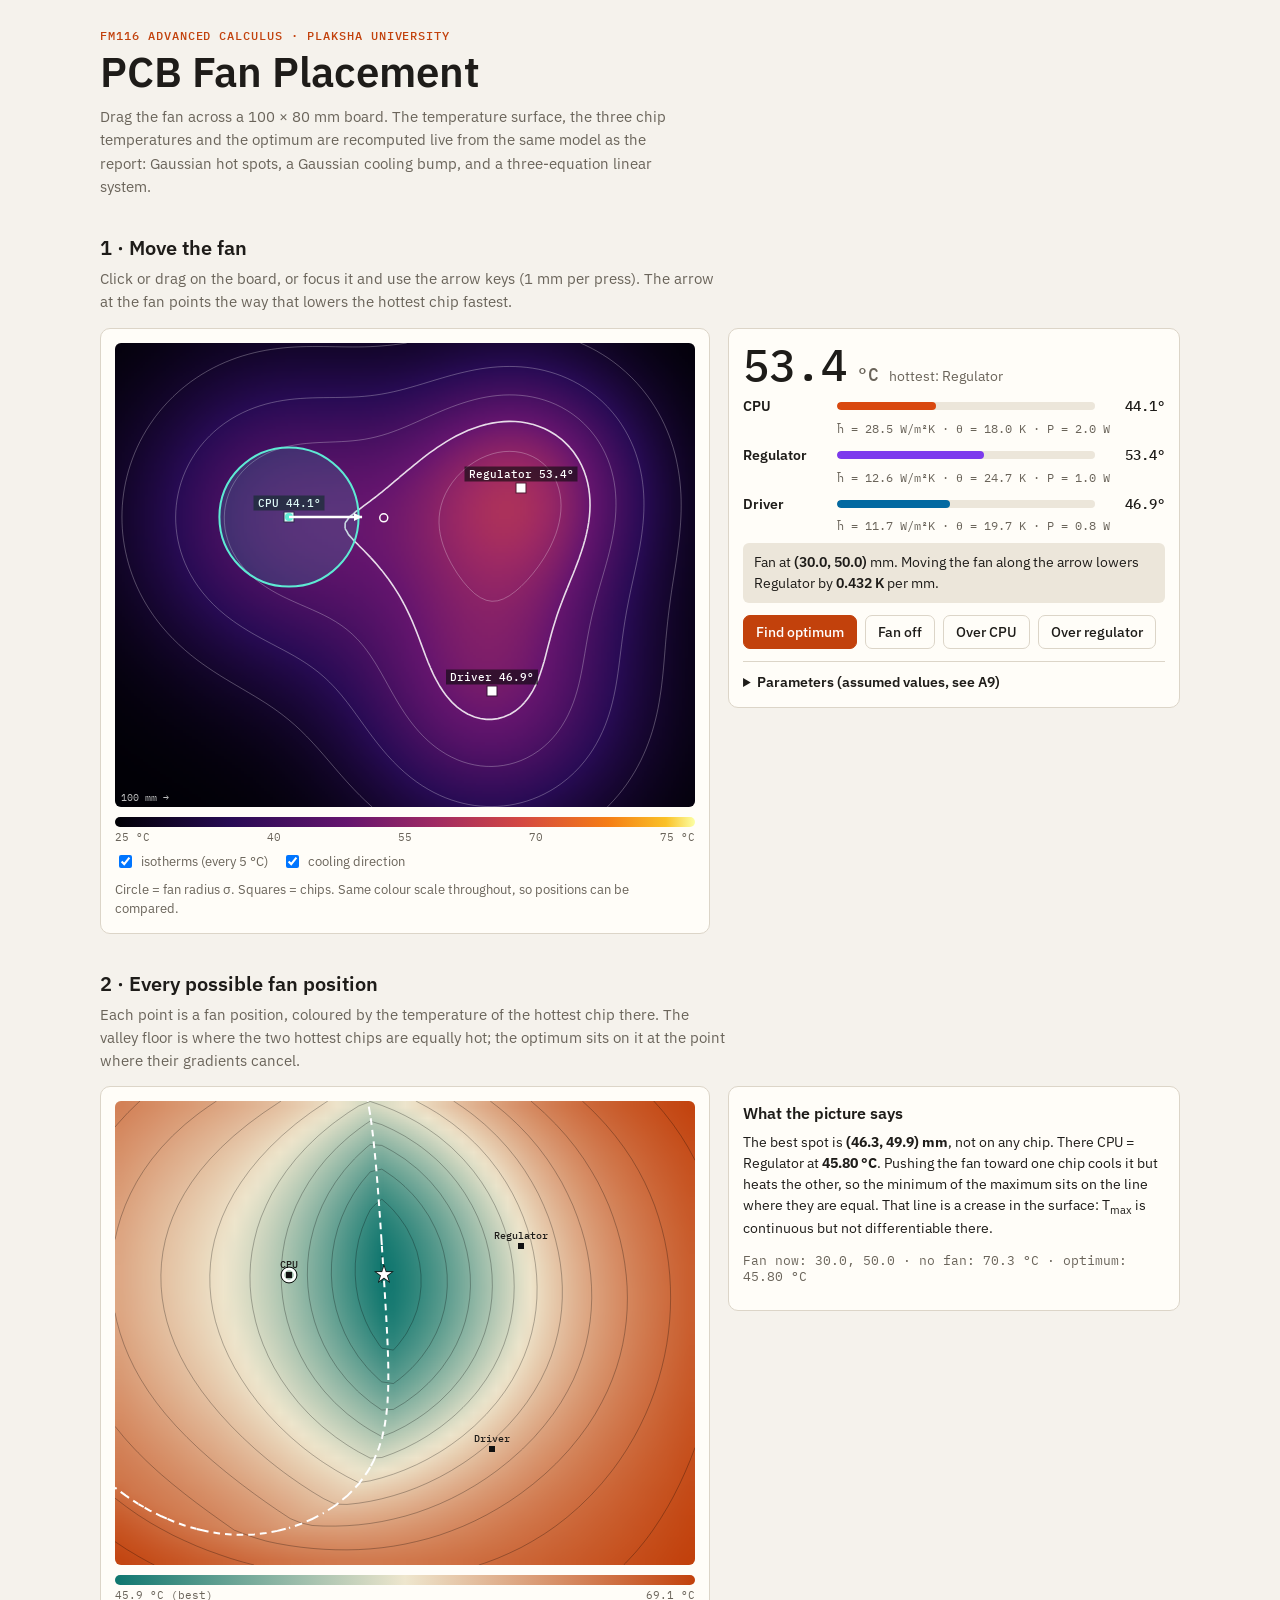
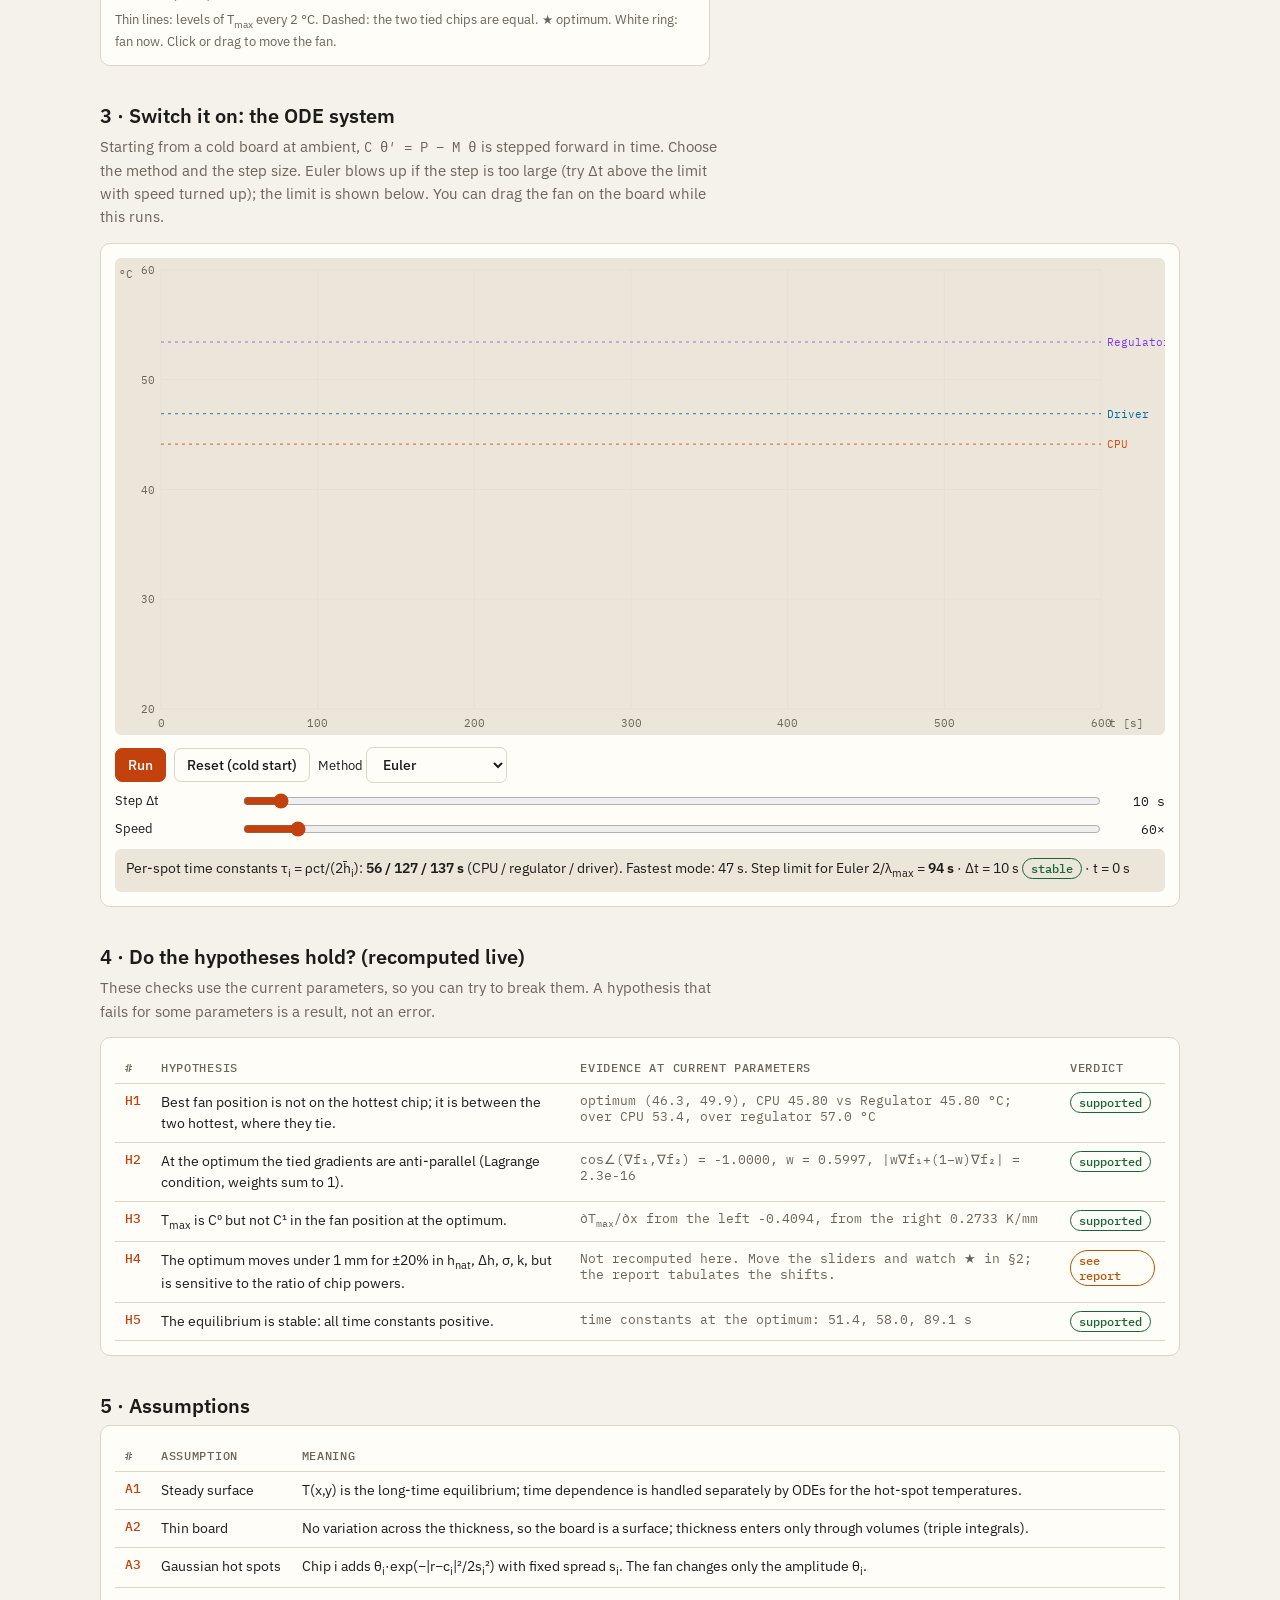
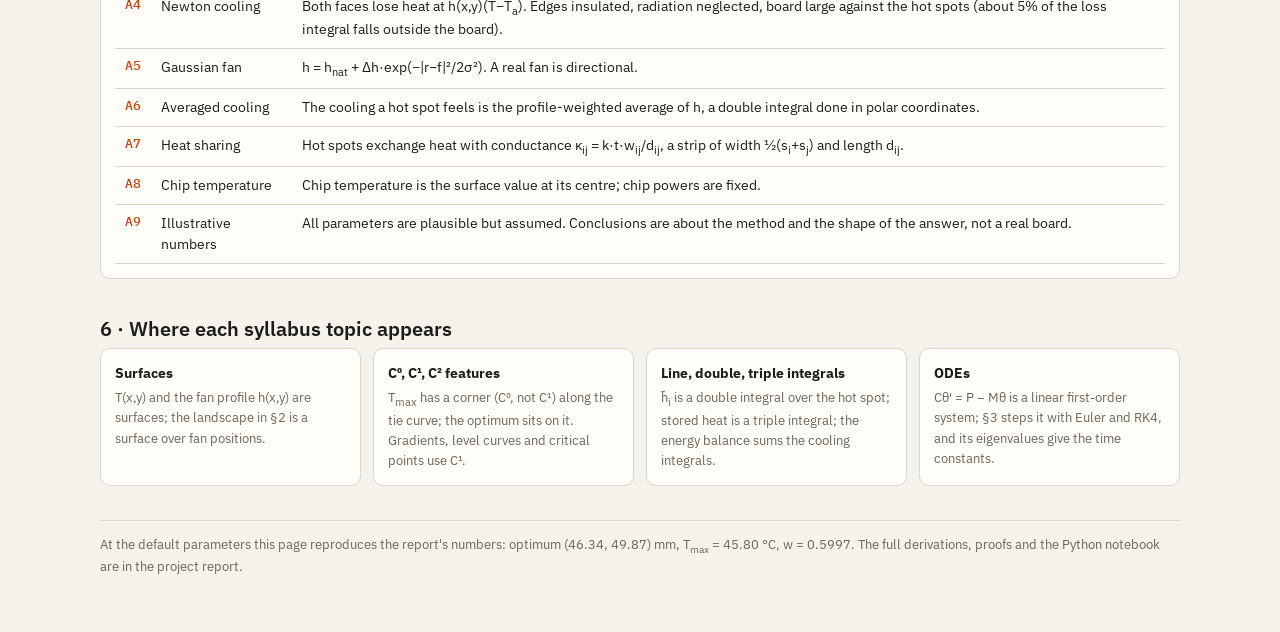
<file: index.html>
<!doctype html>
<html lang="en">
<head>
<meta charset="utf-8">
<meta name="viewport" content="width=device-width,initial-scale=1">
<title>PCB Fan Placement</title>
<meta name="description" content="Interactive PCB fan placement: temperature surface, optimum, and ODE simulation (FM116).">
</head>
<body>


<link rel="preconnect" href="https://fonts.googleapis.com">
<link rel="stylesheet" href="https://fonts.googleapis.com/css2?family=IBM+Plex+Mono:wght@400;500&family=IBM+Plex+Sans:wght@400;500;600&display=swap">
<style>
:root{
  --bg:#f5f2ec; --panel:#fffdf8; --ink:#1e1c19; --muted:#6a645a; --line:#dcd5c8; --soft:#ece6da;
  --accent:#c2410c; --fan:#0f766e; --good:#166534; --bad:#b91c1c; --warn:#b45309;
  --c0:#d9480f; --c1:#7c3aed; --c2:#0369a1; --grid:#e6dfd2;
  --sans:"IBM Plex Sans",system-ui,-apple-system,"Segoe UI",sans-serif; --mono:"IBM Plex Mono",ui-monospace,Menlo,Consolas,monospace;
}
@media (prefers-color-scheme:dark){:root:not([data-theme="light"]){
  --bg:#14161a; --panel:#1b1e24; --ink:#ece8e1; --muted:#9d988d; --line:#2c3038; --soft:#23272e;
  --accent:#fb923c; --fan:#2dd4bf; --good:#4ade80; --bad:#f87171; --warn:#fbbf24;
  --c0:#fb923c; --c1:#a78bfa; --c2:#38bdf8; --grid:#292d35; color-scheme:dark;}}
:root[data-theme="dark"]{
  --bg:#14161a; --panel:#1b1e24; --ink:#ece8e1; --muted:#9d988d; --line:#2c3038; --soft:#23272e;
  --accent:#fb923c; --fan:#2dd4bf; --good:#4ade80; --bad:#f87171; --warn:#fbbf24;
  --c0:#fb923c; --c1:#a78bfa; --c2:#38bdf8; --grid:#292d35; color-scheme:dark;}
*{box-sizing:border-box}
body{background:var(--bg);color:var(--ink);font:15px/1.55 var(--sans);margin:0;
  padding-block:28px 56px;padding-left:max(16px,env(safe-area-inset-left,0px));padding-right:max(16px,env(safe-area-inset-right,0px))}
.wrap{max-width:1080px;margin:0 auto;display:flex;flex-direction:column;gap:34px}
header .kick{font:500 12px var(--mono);letter-spacing:.08em;text-transform:uppercase;color:var(--accent)}
h1{font-size:clamp(28px,5vw,42px);line-height:1.1;margin:6px 0 10px;font-weight:600;text-wrap:balance}
.lede{max-width:66ch;color:var(--muted);margin:0}
h2{font-size:20px;margin:0 0 4px;font-weight:600;text-wrap:balance}
.sub{color:var(--muted);margin:0 0 14px;max-width:70ch}
.grid{display:grid;grid-template-columns:minmax(0,1.35fr) minmax(0,1fr);gap:18px;align-items:start}
@media (max-width:860px){.grid{grid-template-columns:minmax(0,1fr)}}
.card{background:var(--panel);border:1px solid var(--line);border-radius:10px;padding:14px}
canvas{width:100%;aspect-ratio:5/4;display:block;border-radius:6px;background:var(--soft);touch-action:none;cursor:crosshair}
canvas.wide{aspect-ratio:11/5;cursor:default}
canvas:focus-visible{outline:2px solid var(--fan);outline-offset:2px}
.bar{height:10px;border-radius:5px;margin-top:10px}
.ticks{display:flex;justify-content:space-between;font:11px var(--mono);color:var(--muted);margin-top:3px}
.legend{font-size:12.5px;color:var(--muted);margin-top:8px}
.big{display:flex;align-items:baseline;gap:10px;flex-wrap:wrap}
.big .v{font:500 44px/1 var(--mono)} .big .u{font:500 18px var(--mono);color:var(--muted)}
.big .who{color:var(--muted);font-size:13.5px}
.chip{display:grid;grid-template-columns:86px 1fr 62px;gap:8px;align-items:center;margin:9px 0;font-size:13.5px}
.chip .nm{font-weight:600}.chip .t{font:500 14px var(--mono);text-align:right}
.chip .track{height:8px;background:var(--soft);border-radius:4px;position:relative;overflow:hidden}
.chip .fill{position:absolute;inset:0 auto 0 0;border-radius:4px}
.chip .meta{grid-column:2/4;font:11.5px var(--mono);color:var(--muted);margin-top:-4px}
.msg{font-size:13.5px;min-height:3.2em;margin:10px 0 0;padding:9px 11px;background:var(--soft);border-radius:6px}
.msg b{font-weight:600}
.row{display:flex;flex-wrap:wrap;gap:8px;margin-top:12px}
button,select{font:500 13.5px var(--sans);color:var(--ink);background:var(--panel);border:1px solid var(--line);border-radius:7px;padding:7px 12px;cursor:pointer}
button:hover{border-color:var(--muted)} button:focus-visible,select:focus-visible,input:focus-visible{outline:2px solid var(--fan);outline-offset:1px}
button.pri{background:var(--accent);border-color:var(--accent);color:#fff}
:root[data-theme="dark"] button.pri{color:#14161a}
@media (prefers-color-scheme:dark){:root:not([data-theme="light"]) button.pri{color:#14161a}}
details{margin-top:12px;border-top:1px solid var(--line);padding-top:10px}
summary{cursor:pointer;font-weight:600;font-size:13.5px}
.sl{display:grid;grid-template-columns:118px 1fr 58px;gap:8px;align-items:center;font-size:13px;margin:8px 0}
.sl output{font:12.5px var(--mono);text-align:right}
input[type=range]{width:100%;accent-color:var(--accent)}
.chk{display:flex;gap:14px;flex-wrap:wrap;font-size:13px;margin-top:8px;color:var(--muted)}
.chk label{display:flex;gap:6px;align-items:center;cursor:pointer}
.pill{display:inline-block;font:500 11.5px var(--mono);padding:2px 8px;border-radius:99px;border:1px solid currentColor}
.ok{color:var(--good)} .no{color:var(--bad)} .wr{color:var(--warn)}
table{width:100%;border-collapse:collapse;font-size:13.5px}
th,td{text-align:left;vertical-align:top;padding:8px 10px;border-bottom:1px solid var(--line)}
th{font:500 11.5px var(--mono);letter-spacing:.06em;text-transform:uppercase;color:var(--muted)}
td.id{font:500 13px var(--mono);color:var(--accent);white-space:nowrap;width:1%}
.scroll{overflow-x:auto}
.ev{font:12.5px var(--mono);color:var(--muted)}
.cards4{display:grid;grid-template-columns:repeat(auto-fit,minmax(220px,1fr));gap:12px}
.cards4 .card h3{margin:0 0 4px;font-size:14px}.cards4 .card p{margin:0;font-size:13px;color:var(--muted)}
footer{font-size:12.5px;color:var(--muted);border-top:1px solid var(--line);padding-top:14px}
code,.mono{font-family:var(--mono);font-size:.92em}
</style>

<div class="wrap">
<header>
  <div class="kick">FM116 Advanced Calculus · Plaksha University</div>
  <h1>PCB Fan Placement</h1>
  <p class="lede">Drag the fan across a 100 × 80 mm board. The temperature surface, the three chip temperatures and the optimum are recomputed live from the same model as the report: Gaussian hot spots, a Gaussian cooling bump, and a three-equation linear system.</p>
</header>

<section id="s1">
  <h2>1 · Move the fan</h2>
  <p class="sub">Click or drag on the board, or focus it and use the arrow keys (1 mm per press). The arrow at the fan points the way that lowers the hottest chip fastest.</p>
  <div class="grid">
    <div class="card">
      <canvas id="board" tabindex="0" role="img" aria-label="Temperature surface of the board with a draggable fan"></canvas>
      <div class="bar" id="cbar1"></div>
      <div class="ticks"><span>25 °C</span><span>40</span><span>55</span><span>70</span><span>75 °C</span></div>
      <div class="chk">
        <label><input type="checkbox" id="optIso" checked> isotherms (every 5 °C)</label>
        <label><input type="checkbox" id="optArrow" checked> cooling direction</label>
      </div>
      <div class="legend">Circle = fan radius σ. Squares = chips. Same colour scale throughout, so positions can be compared.</div>
    </div>
    <div class="card">
      <div class="big"><span class="v" id="tmax">–</span><span class="u">°C</span><span class="who" id="who"></span></div>
      <div id="chips"></div>
      <div class="msg" id="msg"></div>
      <div class="row">
        <button class="pri" id="bFind">Find optimum</button>
        <button id="bOnOff">Fan off</button>
        <button id="bCPU">Over CPU</button>
        <button id="bReg">Over regulator</button>
      </div>
      <details>
        <summary>Parameters (assumed values, see A9)</summary>
        <div id="sliders"></div>
        <div class="row"><button id="bDefaults">Reset parameters</button></div>
      </details>
    </div>
  </div>
</section>

<section id="s2">
  <h2>2 · Every possible fan position</h2>
  <p class="sub" id="s2sub">Each point is a fan position, coloured by the temperature of the hottest chip there. The valley floor is where the two hottest chips are equally hot; the optimum sits on it at the point where their gradients cancel.</p>
  <div class="grid">
    <div class="card">
      <canvas id="land" tabindex="-1" role="img" aria-label="Hottest chip temperature as a function of fan position"></canvas>
      <div class="bar" id="cbar2"></div>
      <div class="ticks"><span id="lmin">–</span><span id="lmid"></span><span id="lmax">–</span></div>
      <div class="legend">Thin lines: levels of T<sub>max</sub> every 2 °C. Dashed: the two tied chips are equal. ★ optimum. White ring: fan now. Click or drag to move the fan.</div>
    </div>
    <div class="card">
      <h2 style="font-size:16px">What the picture says</h2>
      <p style="margin:6px 0;font-size:13.5px" id="landText"></p>
      <p class="ev" id="landEv"></p>
    </div>
  </div>
</section>

<section id="s3">
  <h2>3 · Switch it on: the ODE system</h2>
  <p class="sub">Starting from a cold board at ambient, <span class="mono">C θ′ = P − M θ</span> is stepped forward in time. Choose the method and the step size. Euler blows up if the step is too large (try Δt above the limit with speed turned up); the limit is shown below. You can drag the fan on the board while this runs.</p>
  <div class="card">
    <canvas id="tchart" class="wide" role="img" aria-label="Chip temperatures against time"></canvas>
    <div class="row" style="align-items:center">
      <button class="pri" id="bRun">Run</button>
      <button id="bReset">Reset (cold start)</button>
      <label style="font-size:13px">Method <select id="meth"><option value="euler">Euler</option><option value="rk4">Runge–Kutta 4</option></select></label>
    </div>
    <div class="sl"><label for="dt">Step Δt</label><input type="range" id="dt" min="1" max="250" step="1" value="10"><output id="dtO"></output></div>
    <div class="sl"><label for="spd">Speed</label><input type="range" id="spd" min="5" max="1000" step="5" value="60"><output id="spdO"></output></div>
    <div class="msg" id="tinfo"></div>
  </div>
</section>

<section id="s4">
  <h2>4 · Do the hypotheses hold? (recomputed live)</h2>
  <p class="sub">These checks use the current parameters, so you can try to break them. A hypothesis that fails for some parameters is a result, not an error.</p>
  <div class="card scroll"><table id="hyp"></table></div>
</section>

<section id="s5">
  <h2>5 · Assumptions</h2>
  <div class="card scroll"><table>
    <tr><th>#</th><th>Assumption</th><th>Meaning</th></tr>
    <tr><td class="id">A1</td><td>Steady surface</td><td>T(x,y) is the long-time equilibrium; time dependence is handled separately by ODEs for the hot-spot temperatures.</td></tr>
    <tr><td class="id">A2</td><td>Thin board</td><td>No variation across the thickness, so the board is a surface; thickness enters only through volumes (triple integrals).</td></tr>
    <tr><td class="id">A3</td><td>Gaussian hot spots</td><td>Chip i adds θ<sub>i</sub>·exp(−|r−c<sub>i</sub>|²/2s<sub>i</sub>²) with fixed spread s<sub>i</sub>. The fan changes only the amplitude θ<sub>i</sub>.</td></tr>
    <tr><td class="id">A4</td><td>Newton cooling</td><td>Both faces lose heat at h(x,y)(T−T<sub>a</sub>). Edges insulated, radiation neglected, board large against the hot spots (about 5% of the loss integral falls outside the board).</td></tr>
    <tr><td class="id">A5</td><td>Gaussian fan</td><td>h = h<sub>nat</sub> + Δh·exp(−|r−f|²/2σ²). A real fan is directional.</td></tr>
    <tr><td class="id">A6</td><td>Averaged cooling</td><td>The cooling a hot spot feels is the profile-weighted average of h, a double integral done in polar coordinates.</td></tr>
    <tr><td class="id">A7</td><td>Heat sharing</td><td>Hot spots exchange heat with conductance κ<sub>ij</sub> = k·t·w<sub>ij</sub>/d<sub>ij</sub>, a strip of width ½(s<sub>i</sub>+s<sub>j</sub>) and length d<sub>ij</sub>.</td></tr>
    <tr><td class="id">A8</td><td>Chip temperature</td><td>Chip temperature is the surface value at its centre; chip powers are fixed.</td></tr>
    <tr><td class="id">A9</td><td>Illustrative numbers</td><td>All parameters are plausible but assumed. Conclusions are about the method and the shape of the answer, not a real board.</td></tr>
  </table></div>
</section>

<section id="s6">
  <h2>6 · Where each syllabus topic appears</h2>
  <div class="cards4">
    <div class="card"><h3>Surfaces</h3><p>T(x,y) and the fan profile h(x,y) are surfaces; the landscape in §2 is a surface over fan positions.</p></div>
    <div class="card"><h3>C⁰, C¹, C² features</h3><p>T<sub>max</sub> has a corner (C⁰, not C¹) along the tie curve; the optimum sits on it. Gradients, level curves and critical points use C¹.</p></div>
    <div class="card"><h3>Line, double, triple integrals</h3><p>h̄<sub>i</sub> is a double integral over the hot spot; stored heat is a triple integral; the energy balance sums the cooling integrals.</p></div>
    <div class="card"><h3>ODEs</h3><p>Cθ′ = P − Mθ is a linear first-order system; §3 steps it with Euler and RK4, and its eigenvalues give the time constants.</p></div>
  </div>
</section>

<footer>At the default parameters this page reproduces the report's numbers: optimum (46.34, 49.87) mm, T<sub>max</sub> = 45.80 °C, w = 0.5997. The full derivations, proofs and the Python notebook are in the project report.</footer>
</div>

<script>
/* PCB fan placement - syllabus-level model (FM116). Port of model.py. */
const L = 100, W = 80, TH = 1.6, TA = 25, RHO_C = 2e6, MM = 1e-3;
const CHIPS = [
  { name: 'CPU',       x: 30, y: 50, s: 18 },
  { name: 'Regulator', x: 70, y: 55, s: 15 },
  { name: 'Driver',    x: 65, y: 20, s: 17 },
];
const N = CHIPS.length;
const DEFAULTS = { k: 15, hnat: 10, dh: 60, sig: 12, P: [2.0, 1.0, 0.8] };

function build(p) {
  const cx = CHIPS.map(c => c.x), cy = CHIPS.map(c => c.y), s = CHIPS.map(c => c.s);
  const kap = [], lap = [], B = [];
  for (let i = 0; i < N; i++) { kap.push(new Array(N).fill(0)); lap.push(new Array(N).fill(0)); B.push(new Array(N).fill(0)); }
  for (let i = 0; i < N; i++) for (let j = 0; j < N; j++) {
    const d = Math.hypot(cx[i] - cx[j], cy[i] - cy[j]);
    if (i !== j) kap[i][j] = p.k * TH * MM * (0.5 * (s[i] + s[j]) * MM) / (d * MM);
    B[i][j] = Math.exp(-(d * d) / (2 * s[j] * s[j]));
  }
  for (let i = 0; i < N; i++) for (let j = 0; j < N; j++) {
    lap[i][j] = (i === j ? kap[i].reduce((a, b) => a + b, 0) : -kap[i][j]);
  }
  const cap = s.map(si => RHO_C * TH * MM * 2 * Math.PI * (si * MM) ** 2);
  return { p, cx, cy, s, kap, lap, B, cap };
}

function solve(A, b) {                       // Gaussian elimination, partial pivoting
  const n = b.length, M = A.map((r, i) => r.concat([b[i]]));
  for (let c = 0; c < n; c++) {
    let piv = c; for (let r = c + 1; r < n; r++) if (Math.abs(M[r][c]) > Math.abs(M[piv][c])) piv = r;
    [M[c], M[piv]] = [M[piv], M[c]];
    for (let r = c + 1; r < n; r++) { const f = M[r][c] / M[c][c]; for (let k = c; k <= n; k++) M[r][k] -= f * M[c][k]; }
  }
  const x = new Array(n).fill(0);
  for (let i = n - 1; i >= 0; i--) { let t = M[i][n]; for (let j = i + 1; j < n; j++) t -= M[i][j] * x[j]; x[i] = t / M[i][i]; }
  return x;
}

// mean cooling coefficient seen by hot spot i: double integral of h against the Gaussian profile
function hbar(m, fx, fy) {
  const { p, cx, cy, s } = m;
  return s.map((si, i) => {
    if (fx == null) return p.hnat;
    const v = p.sig ** 2 + si * si, d2 = (fx - cx[i]) ** 2 + (fy - cy[i]) ** 2;
    return p.hnat + p.dh * p.sig ** 2 / v * Math.exp(-d2 / (2 * v));
  });
}
const conductance = (m, fx, fy) => hbar(m, fx, fy).map((h, i) => 4 * Math.PI * (m.s[i] * MM) ** 2 * h);

function matM(m, G) { return m.lap.map((r, i) => r.map((v, j) => v + (i === j ? G[i] : 0))); }
function amplitudes(m, fx, fy) { return solve(matM(m, conductance(m, fx, fy)), m.p.P.slice()); }
function chipTemps(m, fx, fy, th) {
  th = th || amplitudes(m, fx, fy);
  return m.B.map(row => TA + row.reduce((a, b, j) => a + b * th[j], 0));
}
const tmax = (m, fx, fy) => Math.max(...chipTemps(m, fx, fy));
function surfaceAt(m, th, x, y) {
  let T = TA; for (let i = 0; i < N; i++) T += th[i] * Math.exp(-((x - m.cx[i]) ** 2 + (y - m.cy[i]) ** 2) / (2 * m.s[i] ** 2)); return T;
}

// analytic gradient of each chip temperature w.r.t. fan position (implicit differentiation of M theta = P)
function gradChip(m, fx, fy) {
  const { p, cx, cy, s, B } = m;
  const G = conductance(m, fx, fy), M = matM(m, G), th = solve(M, p.P.slice());
  const dGx = [], dGy = [];
  for (let i = 0; i < N; i++) {
    const v = p.sig ** 2 + s[i] ** 2, e = Math.exp(-((fx - cx[i]) ** 2 + (fy - cy[i]) ** 2) / (2 * v));
    const c = 4 * Math.PI * (s[i] * MM) ** 2 * p.dh * p.sig ** 2 / v * e;
    dGx.push(c * (-(fx - cx[i]) / v)); dGy.push(c * (-(fy - cy[i]) / v));
  }
  const dtx = solve(M, dGx.map((g, i) => -g * th[i])), dty = solve(M, dGy.map((g, i) => -g * th[i]));
  const f = B.map(row => TA + row.reduce((a, b, j) => a + b * th[j], 0));
  const J = B.map(row => [row.reduce((a, b, j) => a + b * dtx[j], 0), row.reduce((a, b, j) => a + b * dty[j], 0)]);
  return { f, J, th };
}

// min-norm point of the convex hull of the active gradients = Lagrange weights at a tie
function descentDir(f, J, tol = 0.05) {
  const mx = Math.max(...f), act = f.map((v, i) => (v >= mx - tol ? i : -1)).filter(i => i >= 0);
  if (act.length === 1) return { g: J[act[0]], act, w: [1] };
  let best = null;
  if (act.length === 2) {
    const a = J[act[0]], b = J[act[1]], d = [a[0] - b[0], a[1] - b[1]], dd = d[0] ** 2 + d[1] ** 2;
    let w = dd > 0 ? -(b[0] * d[0] + b[1] * d[1]) / dd : 0.5; w = Math.min(1, Math.max(0, w));
    return { g: [w * a[0] + (1 - w) * b[0], w * a[1] + (1 - w) * b[1]], act, w: [w, 1 - w] };
  }
  for (let a = 0; a <= 1.0001; a += 0.02) for (let b = 0; a + b <= 1.0001; b += 0.02) {
    const w = [a, b, 1 - a - b], g = [0, 1].map(k => w.reduce((s, wi, q) => s + wi * J[act[q]][k], 0)), n = g[0] ** 2 + g[1] ** 2;
    if (!best || n < best.n) best = { n, g, w };
  }
  return { g: best.g, act, w: best.w };
}

// one backtracking step of minimax descent; returns null when stationary
function descendStep(m, x, y, step = 1.0) {
  const { f, J } = gradChip(m, x, y), { g, act, w } = descentDir(f, J), n = Math.hypot(g[0], g[1]);
  if (n < 2e-3) return { done: true, x, y, f, act, w, gnorm: n };
  const cur = Math.max(...f);
  for (let s = step; s > 1e-4; s /= 2) {
    const nx = Math.min(L, Math.max(0, x - s * g[0] / n)), ny = Math.min(W, Math.max(0, y - s * g[1] / n));
    if (tmax(m, nx, ny) < cur - 1e-9) return { done: false, x: nx, y: ny, f, act, w, gnorm: n };
  }
  return { done: true, x, y, f, act, w, gnorm: n };
}

// exact Lagrange system at a two-way tie: f_i = f_j, w grad f_i + (1-w) grad f_j = 0   (Newton's method)
function refineTie(m, x, y, i, j) {
  const F = v => { const { f, J } = gradChip(m, v[0], v[1]); return [f[i] - f[j], v[2] * J[i][0] + (1 - v[2]) * J[j][0], v[2] * J[i][1] + (1 - v[2]) * J[j][1]]; };
  let v = [x, y, 0.5];
  for (let it = 0; it < 50; it++) {
    const Fv = F(v); if (Math.max(...Fv.map(Math.abs)) < 1e-11) break;
    const Jc = [[0, 0, 0], [0, 0, 0], [0, 0, 0]], e = 1e-6;
    for (let k = 0; k < 3; k++) { const a = v.slice(), b = v.slice(); a[k] += e; b[k] -= e; const fa = F(a), fb = F(b); for (let r = 0; r < 3; r++) Jc[r][k] = (fa[r] - fb[r]) / (2 * e); }
    const dv = solve(Jc, Fv); v = v.map((q, k) => q - dv[k]);
  }
  return { x: v[0], y: v[1], w: v[2], resid: Math.max(...F(v).map(Math.abs)) };
}

// time constants: eigenvalues of C^{-1/2} M C^{-1/2}  (symmetric -> Jacobi rotations)
function eigenvalues(m, fx, fy) {
  const M = matM(m, conductance(m, fx, fy)), A = M.map((r, i) => r.map((v, j) => v / Math.sqrt(m.cap[i] * m.cap[j])));
  for (let sweep = 0; sweep < 60; sweep++) {
    let off = 0; for (let i = 0; i < N; i++) for (let j = i + 1; j < N; j++) off += A[i][j] ** 2; if (off < 1e-24) break;
    for (let p = 0; p < N; p++) for (let q = p + 1; q < N; q++) {
      if (Math.abs(A[p][q]) < 1e-30) continue;
      const th = (A[q][q] - A[p][p]) / (2 * A[p][q]), t = Math.sign(th || 1) / (Math.abs(th) + Math.sqrt(th * th + 1)), c = 1 / Math.sqrt(t * t + 1), s = t * c;
      for (let k = 0; k < N; k++) { const kp = A[k][p], kq = A[k][q]; A[k][p] = c * kp - s * kq; A[k][q] = s * kp + c * kq; }
      for (let k = 0; k < N; k++) { const pk = A[p][k], qk = A[q][k]; A[p][k] = c * pk - s * qk; A[q][k] = s * pk + c * qk; }
    }
  }
  return A.map((r, i) => r[i]).sort((a, b) => a - b);   // rates [1/s]
}

// transient ODE   C theta' = P - M theta
function rhs(m, th, fx, fy) {
  const M = matM(m, conductance(m, fx, fy));
  return th.map((_, i) => (m.p.P[i] - M[i].reduce((a, v, j) => a + v * th[j], 0)) / m.cap[i]);
}
function stepODE(m, th, dt, fx, fy, method) {
  const add = (a, b, c) => a.map((v, i) => v + c * b[i]);
  if (method === 'euler') return add(th, rhs(m, th, fx, fy), dt);
  const k1 = rhs(m, th, fx, fy), k2 = rhs(m, add(th, k1, dt / 2), fx, fy), k3 = rhs(m, add(th, k2, dt / 2), fx, fy), k4 = rhs(m, add(th, k3, dt), fx, fy);
  return th.map((v, i) => v + dt / 6 * (k1[i] + 2 * k2[i] + 2 * k3[i] + k4[i]));
}

if (false) module.exports = { L, W, CHIPS, N, DEFAULTS, TA, build, hbar, conductance, amplitudes, chipTemps, tmax, surfaceAt, gradChip, descentDir, descendStep, refineTie, eigenvalues, stepODE, matM };

</script>
<script>
(function(){
"use strict";
const $=s=>document.querySelector(s);
const css=n=>getComputedStyle(document.documentElement).getPropertyValue(n).trim();
const params=JSON.parse(JSON.stringify(DEFAULTS));
let m=build(params);
const fan={x:30,y:50,on:true};
const S={th:null,f:null,hb:null,dir:null,path:[],anim:null,opt:null,land:null,msg:null};
const TLO=25,THI=75;
const RC=RHO_C*TH*MM;  // rho c t  [J/m2K]

/* ---------- colour maps ---------- */
const INF=[[0,[0,0,4]],[.2,[40,11,84]],[.4,[101,21,110]],[.55,[159,42,99]],[.7,[212,72,66]],[.85,[245,125,21]],[.95,[250,193,39]],[1,[252,255,164]]];
const GOOD=[[0,[15,118,110]],[.5,[238,230,205]],[1,[194,65,12]]];
function ramp(st,t){t=Math.max(0,Math.min(1,t));for(let i=1;i<st.length;i++){if(t<=st[i][0]){const a=st[i-1],b=st[i],u=(t-a[0])/(b[0]-a[0]);return a[1].map((v,k)=>v+(b[1][k]-v)*u);}}return st[st.length-1][1];}
const rgb=c=>`rgb(${c[0]|0},${c[1]|0},${c[2]|0})`;
function cssGrad(st){return 'linear-gradient(90deg,'+st.map(s=>rgb(s[1])+' '+(s[0]*100)+'%').join(',')+')';}
$('#cbar1').style.background=cssGrad(INF); $('#cbar2').style.background=cssGrad(GOOD);

/* ---------- helpers ---------- */
function fit(cv){const r=cv.getBoundingClientRect(),d=Math.min(2,window.devicePixelRatio||1);cv.width=Math.max(10,Math.round(r.width*d));cv.height=Math.max(10,Math.round(r.height*d));return d;}
function contours(vals,nx,ny,dx,dy,level){
  const segs=[],v=(i,j)=>vals[j*nx+i];
  for(let j=0;j<ny-1;j++)for(let i=0;i<nx-1;i++){
    const a=v(i,j),b=v(i+1,j),c=v(i+1,j+1),d=v(i,j+1),x0=i*dx,y0=j*dy,x1=x0+dx,y1=y0+dy,pts=[];
    const cr=(p,q,xa,ya,xb,yb)=>{if((p-level)*(q-level)<0){const t=(level-p)/(q-p);pts.push([xa+(xb-xa)*t,ya+(yb-ya)*t]);}};
    cr(a,b,x0,y0,x1,y0);cr(b,c,x1,y0,x1,y1);cr(d,c,x0,y1,x1,y1);cr(a,d,x0,y0,x0,y1);
    if(pts.length===2)segs.push([pts[0][0],pts[0][1],pts[1][0],pts[1][1]]);
    else if(pts.length===4){segs.push([pts[0][0],pts[0][1],pts[1][0],pts[1][1]]);segs.push([pts[2][0],pts[2][1],pts[3][0],pts[3][1]]);}
  }
  return segs;
}
const off=document.createElement('canvas');
function pointerMM(ev,cv){const r=cv.getBoundingClientRect();return [Math.max(0,Math.min(L,(ev.clientX-r.left)/r.width*L)),Math.max(0,Math.min(W,(1-(ev.clientY-r.top)/r.height)*W))];}

/* ---------- board ---------- */
function drawBoard(){
  const cv=$('#board'),ctx=cv.getContext('2d'),w=cv.width,h=cv.height,d=w/cv.getBoundingClientRect().width||1;
  const NX=200,NY=160;off.width=NX;off.height=NY;const oc=off.getContext('2d'),img=oc.createImageData(NX,NY),th=S.th;
  for(let j=0;j<NY;j++){const y=W-(j+.5)/NY*W;for(let i=0;i<NX;i++){const x=(i+.5)/NX*L;const T=surfaceAt(m,th,x,y),c=ramp(INF,(T-TLO)/(THI-TLO)),o=(j*NX+i)*4;img.data[o]=c[0];img.data[o+1]=c[1];img.data[o+2]=c[2];img.data[o+3]=255;}}
  oc.putImageData(img,0,0);ctx.imageSmoothingEnabled=true;ctx.drawImage(off,0,0,w,h);
  const X=x=>x/L*w,Y=y=>(1-y/W)*h,sc=w/L;
  if($('#optIso').checked){
    const gx=101,gy=81,g=new Float32Array(gx*gy);for(let j=0;j<gy;j++)for(let i=0;i<gx;i++)g[j*gx+i]=surfaceAt(m,th,i,j);
    ctx.lineWidth=1*d;
    for(let lv=30;lv<=75;lv+=5){ctx.strokeStyle=lv===45?'rgba(255,255,255,.85)':'rgba(255,255,255,.28)';ctx.lineWidth=(lv===45?1.6:1)*d;ctx.beginPath();for(const s of contours(g,gx,gy,1,1,lv)){ctx.moveTo(X(s[0]),Y(s[1]));ctx.lineTo(X(s[2]),Y(s[3]));}ctx.stroke();}
  }
  // descent path
  if(S.path.length>1){ctx.strokeStyle='#5eead4';ctx.lineWidth=2*d;ctx.setLineDash([5*d,4*d]);ctx.beginPath();S.path.forEach((p,k)=>k?ctx.lineTo(X(p[0]),Y(p[1])):ctx.moveTo(X(p[0]),Y(p[1])));ctx.stroke();ctx.setLineDash([]);}
  // chips
  ctx.font=`${500*1} ${11*d}px ${css('--mono')}`;ctx.textAlign='center';
  CHIPS.forEach((c,i)=>{const s=9*d;ctx.fillStyle='rgba(10,10,12,.55)';ctx.fillRect(X(c.x)-s/2-1,Y(c.y)-s/2-1,s+2,s+2);ctx.fillStyle='#fff';ctx.fillRect(X(c.x)-s/2,Y(c.y)-s/2,s,s);
    const lab=`${c.name} ${S.f[i].toFixed(1)}°`,tw=ctx.measureText(lab).width;ctx.fillStyle='rgba(10,10,12,.62)';ctx.fillRect(X(c.x)-tw/2-4*d,Y(c.y)-s/2-17*d,tw+8*d,15*d);ctx.fillStyle='#fff';ctx.fillText(lab,X(c.x),Y(c.y)-s/2-6*d);});
  // optimum marker
  if(S.opt){ctx.strokeStyle='#fff';ctx.fillStyle='#5eead4';ctx.lineWidth=1.5*d;ctx.beginPath();ctx.arc(X(S.opt.x),Y(S.opt.y),4*d,0,7);ctx.stroke();}
  // fan
  if(fan.on){
    const r=params.sig*sc;ctx.fillStyle='rgba(45,212,191,.16)';ctx.strokeStyle='#5eead4';ctx.lineWidth=2*d;ctx.beginPath();ctx.arc(X(fan.x),Y(fan.y),r,0,7);ctx.fill();ctx.stroke();
    ctx.fillStyle='#5eead4';ctx.beginPath();ctx.arc(X(fan.x),Y(fan.y),4*d,0,7);ctx.fill();
    if($('#optArrow').checked&&S.dir&&S.dir.g){const g=S.dir.g,n=Math.hypot(g[0],g[1]);if(n>2e-3){const len=Math.max(r*1.05,14*d),ex=X(fan.x)-g[0]/n*len,ey=Y(fan.y)+g[1]/n*len,ang=Math.atan2(ey-Y(fan.y),ex-X(fan.x));
      ctx.strokeStyle='#fff';ctx.lineWidth=2.5*d;ctx.beginPath();ctx.moveTo(X(fan.x),Y(fan.y));ctx.lineTo(ex,ey);ctx.stroke();
      ctx.fillStyle='#fff';ctx.beginPath();ctx.moveTo(ex,ey);ctx.lineTo(ex-9*d*Math.cos(ang-.45),ey-9*d*Math.sin(ang-.45));ctx.lineTo(ex-9*d*Math.cos(ang+.45),ey-9*d*Math.sin(ang+.45));ctx.fill();}}
  }
  // frame text
  ctx.fillStyle='rgba(255,255,255,.75)';ctx.font=`${10*d}px ${css('--mono')}`;ctx.textAlign='left';ctx.fillText('100 mm →',6*d,h-6*d);
}

/* ---------- readout ---------- */
const chipsEl=$('#chips');
chipsEl.innerHTML=CHIPS.map((c,i)=>`<div class="chip"><span class="nm">${c.name}</span><span class="track"><span class="fill" id="fb${i}" style="background:var(--c${i})"></span></span><span class="t" id="ft${i}"></span><span class="meta" id="fm${i}"></span></div>`).join('');
function recalc(){
  m=build(params);const fx=fan.on?fan.x:null,fy=fan.on?fan.y:null;
  S.th=amplitudes(m,fx,fy);S.f=chipTemps(m,fx,fy,S.th);S.hb=hbar(m,fx,fy);
  if(fan.on){const g=gradChip(m,fan.x,fan.y);S.dir=descentDir(g.f,g.J);}else S.dir=null;
  const mx=Math.max(...S.f),hot=S.f.map((v,i)=>v>=mx-0.05?i:-1).filter(i=>i>=0);
  $('#tmax').textContent=mx.toFixed(1);
  $('#who').textContent=hot.length>1?'tie: '+hot.map(i=>CHIPS[i].name).join(' = '):'hottest: '+CHIPS[hot[0]].name;
  S.f.forEach((v,i)=>{$('#ft'+i).textContent=v.toFixed(1)+'°';$('#fb'+i).style.width=Math.max(2,Math.min(100,(v-TLO)/(THI-TLO)*100))+'%';
    $('#fm'+i).textContent=`h̄ = ${S.hb[i].toFixed(1)} W/m²K · θ = ${S.th[i].toFixed(1)} K · P = ${params.P[i].toFixed(1)} W`;});
  $('#bOnOff').textContent=fan.on?'Fan off':'Fan on';
  setMsg();drawBoard();if(S.land)drawLand();tInfo();
}
function setMsg(){
  const el=$('#msg');
  if(S.msg){el.innerHTML=S.msg;return;}
  if(!fan.on){el.innerHTML='Natural convection only: every spot sees h = '+params.hnat+' W/m²K.';return;}
  const g=S.dir;let t=`Fan at <b>(${fan.x.toFixed(1)}, ${fan.y.toFixed(1)})</b> mm.`;
  if(g&&g.act.length>1)t+=` ${g.act.map(i=>CHIPS[i].name).join(' and ')} are tied; the weights that cancel their gradients are <b>${g.w.map(v=>v.toFixed(3)).join(' / ')}</b>, leaving a residual slope of <b>${Math.hypot(...g.g).toFixed(3)} K/mm</b>.`;
  else if(g)t+=` Moving the fan along the arrow lowers ${CHIPS[g.act[0]].name} by <b>${Math.hypot(...g.g).toFixed(3)} K</b> per mm.`;
  el.innerHTML=t;
}

/* ---------- optimum + landscape ---------- */
const LNX=51,LNY=41;
function computeLand(){
  const F=[0,1,2].map(()=>new Float32Array(LNX*LNY)),T=new Float32Array(LNX*LNY);let bi=0,bv=1e9;
  for(let j=0;j<LNY;j++)for(let i=0;i<LNX;i++){const k=j*LNX+i,ct=chipTemps(m,i*2,j*2);F[0][k]=ct[0];F[1][k]=ct[1];F[2][k]=ct[2];T[k]=Math.max(ct[0],ct[1],ct[2]);if(T[k]<bv){bv=T[k];bi=k;}}
  let x=(bi%LNX)*2,y=Math.floor(bi/LNX)*2,r=null;
  for(let k=0;k<400;k++){r=descendStep(m,x,y);if(r.done)break;x=r.x;y=r.y;}
  let act=r.act,w=r.w,res=null;
  if(act.length===2){const t=refineTie(m,x,y,act[0],act[1]);if(t.resid<1e-8&&Math.abs(t.x-x)<4&&Math.abs(t.y-y)<4){x=t.x;y=t.y;w=[t.w,1-t.w];res=t.resid;}}
  S.opt={x,y,T:tmax(m,x,y),act,w,res};
  S.land={T,F,min:Math.min(...T),max:Math.max(...T)};
  const lc=document.createElement('canvas');lc.width=LNX;lc.height=LNY;const c=lc.getContext('2d'),im=c.createImageData(LNX,LNY),lo=S.land.min,hi=S.land.max;
  for(let j=0;j<LNY;j++)for(let i=0;i<LNX;i++){const col=ramp(GOOD,(T[j*LNX+i]-lo)/(hi-lo||1)),o=((LNY-1-j)*LNX+i)*4;im.data[o]=col[0];im.data[o+1]=col[1];im.data[o+2]=col[2];im.data[o+3]=255;}
  c.putImageData(im,0,0);S.land.img=lc;
  $('#lmin').textContent=lo.toFixed(1)+' °C (best)';$('#lmid').textContent='';$('#lmax').textContent=hi.toFixed(1)+' °C';
}
function drawLand(){
  const cv=$('#land'),ctx=cv.getContext('2d'),w=cv.width,h=cv.height,d=w/cv.getBoundingClientRect().width||1,X=x=>x/L*w,Y=y=>(1-y/W)*h;
  ctx.imageSmoothingEnabled=true;ctx.drawImage(S.land.img,0,0,w,h);
  ctx.lineWidth=1*d;ctx.strokeStyle='rgba(0,0,0,.28)';ctx.beginPath();
  for(let lv=Math.ceil(S.land.min/2)*2;lv<S.land.max;lv+=2)for(const s of contours(S.land.T,LNX,LNY,2,2,lv)){ctx.moveTo(X(s[0]),Y(s[1]));ctx.lineTo(X(s[2]),Y(s[3]));}ctx.stroke();
  const o=S.opt;
  if(o.act.length===2){const D=new Float32Array(LNX*LNY),a=S.land.F[o.act[0]],b=S.land.F[o.act[1]];for(let k=0;k<D.length;k++)D[k]=a[k]-b[k];
    ctx.strokeStyle='#fff';ctx.lineWidth=2*d;ctx.setLineDash([6*d,5*d]);ctx.beginPath();for(const s of contours(D,LNX,LNY,2,2,0)){ctx.moveTo(X(s[0]),Y(s[1]));ctx.lineTo(X(s[2]),Y(s[3]));}ctx.stroke();ctx.setLineDash([]);}
  CHIPS.forEach((c,i)=>{ctx.fillStyle='#111';ctx.fillRect(X(c.x)-3*d,Y(c.y)-3*d,6*d,6*d);ctx.fillStyle=css('--ink');ctx.font=`${500} ${10.5*d}px ${css('--mono')}`;ctx.textAlign='center';ctx.fillText(c.name,X(c.x),Y(c.y)-7*d);});
  ctx.fillStyle='#fff';ctx.strokeStyle='#111';ctx.lineWidth=1.5*d;ctx.font=`${20*d}px sans-serif`;ctx.textAlign='center';ctx.textBaseline='middle';ctx.strokeText('★',X(o.x),Y(o.y));ctx.fillText('★',X(o.x),Y(o.y));ctx.textBaseline='alphabetic';
  if(fan.on){ctx.strokeStyle='#fff';ctx.lineWidth=2.5*d;ctx.beginPath();ctx.arc(X(fan.x),Y(fan.y),6*d,0,7);ctx.stroke();ctx.strokeStyle='#111';ctx.lineWidth=1*d;ctx.beginPath();ctx.arc(X(fan.x),Y(fan.y),8*d,0,7);ctx.stroke();}
  const nm=o.act.map(i=>CHIPS[i].name);
  $('#landText').innerHTML=o.act.length>=2
    ?`The best spot is <b>(${o.x.toFixed(1)}, ${o.y.toFixed(1)}) mm</b>, not on any chip. There ${nm.join(' = ')} at <b>${o.T.toFixed(2)} °C</b>. Pushing the fan toward one chip cools it but heats the other, so the minimum of the maximum sits on the line where they are equal. That line is a crease in the surface: T<sub>max</sub> is continuous but not differentiable there.`
    :`With these parameters one chip (${nm[0]}) stays the hottest everywhere near the optimum, so the minimum is smooth: <b>(${o.x.toFixed(1)}, ${o.y.toFixed(1)}) mm</b> at <b>${o.T.toFixed(2)} °C</b> where its gradient is zero.`;
  $('#landEv').textContent=`Fan now: ${fan.on?fan.x.toFixed(1)+', '+fan.y.toFixed(1):'off'} · no fan: ${Math.max(...chipTemps(m,null,null)).toFixed(1)} °C · optimum: ${o.T.toFixed(2)} °C`;
}

/* ---------- hypotheses ---------- */
function updateHyp(){
  const o=S.opt;if(!o)return;const g=gradChip(m,o.x,o.y),a=o.act,pill=(ok,t)=>`<span class="pill ${ok===null?'wr':ok?'ok':'no'}">${t}</span>`;
  const overChip=CHIPS.map(c=>tmax(m,c.x,c.y)),best=Math.min(...overChip);
  const h1=a.length>=2&&o.T<best-0.05;
  let h2='n/a',h2ok=false,cos=NaN;
  if(a.length>=2){const u=g.J[a[0]],v=g.J[a[1]];cos=(u[0]*v[0]+u[1]*v[1])/(Math.hypot(...u)*Math.hypot(...v));const w=o.w[0],r=Math.hypot(w*u[0]+(1-w)*v[0],w*u[1]+(1-w)*v[1]);h2ok=cos<-0.999;h2=`cos∠(∇f₁,∇f₂) = ${cos.toFixed(4)}, w = ${w.toFixed(4)}, |w∇f₁+(1−w)∇f₂| = ${r.toExponential(1)}`;}
  const e=1e-4,T0=tmax(m,o.x,o.y),dr=(tmax(m,o.x+e,o.y)-T0)/e,dl=(T0-tmax(m,o.x-e,o.y))/e,h3ok=Math.abs(dr-dl)>0.01;
  const lam=eigenvalues(m,o.x,o.y),h5ok=lam.every(v=>v>0);
  $('#hyp').innerHTML=`<tr><th>#</th><th>Hypothesis</th><th>Evidence at current parameters</th><th>Verdict</th></tr>
  <tr><td class="id">H1</td><td>Best fan position is not on the hottest chip; it is between the two hottest, where they tie.</td><td class="ev">optimum (${o.x.toFixed(1)}, ${o.y.toFixed(1)}), ${a.map(i=>CHIPS[i].name+' '+g.f[i].toFixed(2)).join(' vs ')} °C; over CPU ${overChip[0].toFixed(1)}, over regulator ${overChip[1].toFixed(1)} °C</td><td>${pill(h1,h1?'supported':'not here')}</td></tr>
  <tr><td class="id">H2</td><td>At the optimum the tied gradients are anti-parallel (Lagrange condition, weights sum to 1).</td><td class="ev">${h2}</td><td>${a.length>=2?pill(h2ok,h2ok?'supported':'not here'):pill(null,'no tie')}</td></tr>
  <tr><td class="id">H3</td><td>T<sub>max</sub> is C⁰ but not C¹ in the fan position at the optimum.</td><td class="ev">∂T<sub>max</sub>/∂x from the left ${dl.toFixed(4)}, from the right ${dr.toFixed(4)} K/mm</td><td>${pill(h3ok,h3ok?'supported':'not here')}</td></tr>
  <tr><td class="id">H4</td><td>The optimum moves under 1 mm for ±20% in h<sub>nat</sub>, Δh, σ, k, but is sensitive to the ratio of chip powers.</td><td class="ev">Not recomputed here. Move the sliders and watch ★ in §2; the report tabulates the shifts.</td><td>${pill(null,'see report')}</td></tr>
  <tr><td class="id">H5</td><td>The equilibrium is stable: all time constants positive.</td><td class="ev">time constants at the optimum: ${lam.map(v=>(1/v).toFixed(1)).reverse().join(', ')} s</td><td>${pill(h5ok,h5ok?'supported':'not here')}</td></tr>`;
}

/* ---------- transient ---------- */
const sim={t:0,th:[0,0,0],hist:[],run:false,acc:0,dead:false,last:0};
function simReset(){sim.t=0;sim.th=[0,0,0];sim.acc=0;sim.dead=false;sim.hist=[{t:0,T:[TA,TA,TA]}];drawT();tInfo();}
function simStep(){
  const dt=+$('#dt').value,fx=fan.on?fan.x:null,fy=fan.on?fan.y:null;
  sim.th=stepODE(m,sim.th,dt,fx,fy,$('#meth').value);sim.t+=dt;
  const T=sim.th.map((_,i)=>TA+m.B[i].reduce((a,b,j)=>a+b*sim.th[j],0));
  if(!T.every(v=>isFinite(v)&&Math.abs(v)<1e5)){sim.dead=true;sim.run=false;$('#bRun').textContent='Run';}
  sim.hist.push({t:sim.t,T:T.map(v=>Math.max(-50,Math.min(400,v)))});if(sim.hist.length>30000)sim.hist.splice(1,2000);
}
function drawT(){
  const cv=$('#tchart'),ctx=cv.getContext('2d'),w=cv.width,h=cv.height,d=w/cv.getBoundingClientRect().width||1;
  ctx.clearRect(0,0,w,h);const pl=46*d,pr=64*d,pt=12*d,pb=26*d,pw=w-pl-pr,ph=h-pt-pb;
  const eq=S.f,hmax=Math.max(...sim.hist.map(p=>Math.max(...p.T)));
  const ymax=Math.max(40,Math.ceil((Math.max(Math.max(...eq),hmax)+4)/10)*10),ymin=20,tmaxx=Math.max(600,Math.ceil(sim.t*1.08/100)*100);
  const X=t=>pl+t/tmaxx*pw,Y=v=>pt+(1-(v-ymin)/(ymax-ymin))*ph;
  ctx.font=`${11*d}px ${css('--mono')}`;ctx.fillStyle=css('--muted');ctx.strokeStyle=css('--grid');ctx.lineWidth=1*d;ctx.textAlign='right';
  for(let v=ymin;v<=ymax;v+=ymax-ymin>80?20:10){ctx.beginPath();ctx.moveTo(pl,Y(v));ctx.lineTo(pl+pw,Y(v));ctx.stroke();ctx.fillText(v+'',pl-6*d,Y(v)+4*d);}
  ctx.textAlign='center';const stepT=tmaxx>1500?500:tmaxx>700?200:100;for(let t=0;t<=tmaxx;t+=stepT){ctx.beginPath();ctx.moveTo(X(t),pt);ctx.lineTo(X(t),pt+ph);ctx.stroke();ctx.fillText(t+'',X(t),h-8*d);}
  ctx.textAlign='left';ctx.fillText('t [s]',pl+pw+8*d,h-8*d);ctx.fillText('°C',4*d,pt+8*d);
  const ly=eq.map(Y),ord=[0,1,2].sort((a,b)=>ly[a]-ly[b]);for(let k=1;k<3;k++){if(ly[ord[k]]-ly[ord[k-1]]<13*d)ly[ord[k]]=ly[ord[k-1]]+13*d;}
  CHIPS.forEach((c,i)=>{const col=css('--c'+i);
    ctx.setLineDash([3*d,4*d]);ctx.strokeStyle=col;ctx.globalAlpha=.7;ctx.lineWidth=1.2*d;ctx.beginPath();ctx.moveTo(pl,Y(eq[i]));ctx.lineTo(pl+pw,Y(eq[i]));ctx.stroke();ctx.setLineDash([]);ctx.globalAlpha=1;
    ctx.lineWidth=2*d;ctx.beginPath();sim.hist.forEach((p,k)=>{const x=X(p.t),y=Y(p.T[i]);k?ctx.lineTo(x,y):ctx.moveTo(x,y);});ctx.stroke();
    ctx.fillStyle=col;ctx.fillText(c.name,pl+pw+6*d,ly[i]+4*d);});
  if(sim.dead){ctx.fillStyle=css('--bad');ctx.font=`600 ${15*d}px ${css('--sans')}`;ctx.textAlign='center';ctx.fillText('The solution has blown up: Δt is above the stability limit',pl+pw/2,pt+ph/2);}
}
function tInfo(){
  if(!S.f)return;const fx=fan.on?fan.x:null,fy=fan.on?fan.y:null,lam=eigenvalues(m,fx,fy),lmax=lam[lam.length-1],dt=+$('#dt').value,meth=$('#meth').value;
  const lim=(meth==='euler'?2:2.785)/lmax,ok=dt<lim;
  $('#dtO').textContent=dt+' s';$('#spdO').textContent=$('#spd').value+'×';
  const tau=S.hb.map(h=>RC/(2*h));
  $('#tinfo').innerHTML=`Per-spot time constants τ<sub>i</sub> = ρct/(2h̄<sub>i</sub>): <b>${tau.map(v=>v.toFixed(0)).join(' / ')} s</b> (CPU / regulator / driver). Fastest mode: ${(1/lmax).toFixed(0)} s. Step limit for ${meth==='euler'?'Euler 2/λ':'RK4 2.78/λ'}<sub>max</sub> = <b>${lim.toFixed(0)} s</b> · Δt = ${dt} s <span class="pill ${ok?'ok':'no'}">${ok?'stable':'unstable'}</span> · t = ${sim.t.toFixed(0)} s`;
}
function loop(ts){
  let need=false;
  if(S.anim){need=true;
    for(let k=0;k<2&&S.anim;k++){const r=descendStep(m,fan.x,fan.y,1.0);
      if(r.done){finishOpt(r);break;}fan.x=r.x;fan.y=r.y;S.path.push([fan.x,fan.y]);}
    recalc();
  }
  if(sim.run){need=true;const dtr=Math.min(0.1,(ts-sim.last)/1000||0.016);sim.acc+=dtr*(+$('#spd').value);const dt=+$('#dt').value;let n=0;while(sim.acc>=dt&&n<400&&sim.run){simStep();sim.acc-=dt;n++;}if(sim.acc>dt*400)sim.acc=0;drawT();tInfo();}
  sim.last=ts;if(need)requestAnimationFrame(loop);else loopOn=false;
}
let loopOn=false;function kick(){if(!loopOn){loopOn=true;sim.last=performance.now();requestAnimationFrame(loop);}}
function finishOpt(r){
  S.anim=null;const a=r.act;let txt=`Descent stopped at (${fan.x.toFixed(2)}, ${fan.y.toFixed(2)}) mm.`;
  if(a.length===2){const t=refineTie(m,fan.x,fan.y,a[0],a[1]);if(t.resid<1e-8){fan.x=t.x;fan.y=t.y;S.path.push([fan.x,fan.y]);txt=`Newton on the Lagrange system: <b>(${t.x.toFixed(3)}, ${t.y.toFixed(3)}) mm</b>, ${CHIPS[a[0]].name} = ${CHIPS[a[1]].name}, weight w = <b>${t.w.toFixed(4)}</b>, residual ${t.resid.toExponential(1)}.`;}}
  S.msg=txt;recalc();
}

/* ---------- controls ---------- */
const SL=[['hnat','h natural',5,25,.5,'W/m²K'],['dh','Δh fan boost',10,120,1,'W/m²K'],['sig','σ fan radius',4,30,.5,'mm'],['k','k board',5,40,.5,'W/mK'],['P0','CPU power',.5,4,.1,'W'],['P1','Regulator power',.2,3,.1,'W'],['P2','Driver power',.2,3,.1,'W']];
$('#sliders').innerHTML=SL.map(s=>`<div class="sl"><label for="p_${s[0]}">${s[1]}</label><input type="range" id="p_${s[0]}" min="${s[2]}" max="${s[3]}" step="${s[4]}"><output id="o_${s[0]}"></output></div>`).join('');
function syncSliders(){SL.forEach(s=>{const v=s[0][0]==='P'&&s[0].length===2?params.P[+s[0][1]]:params[s[0]];$('#p_'+s[0]).value=v;$('#o_'+s[0]).textContent=(+v).toFixed(s[4]<1?1:0)+' '+s[5];});}
SL.forEach(s=>$('#p_'+s[0]).addEventListener('input',e=>{const v=+e.target.value;if(s[0][0]==='P'&&s[0].length===2)params.P[+s[0][1]]=v;else params[s[0]]=v;S.path=[];S.msg=null;syncSliders();schedule();}));
$('#bDefaults').onclick=()=>{Object.assign(params,JSON.parse(JSON.stringify(DEFAULTS)));S.path=[];S.msg=null;syncSliders();schedule();};
let pend=false;function schedule(){if(pend)return;pend=true;requestAnimationFrame(()=>{pend=false;m=build(params);computeLand();updateHyp();recalc();simReset();});}
function place(x,y){fan.x=x;fan.y=y;fan.on=true;S.path=[];S.anim=null;S.msg=null;recalc();}
function dragOn(cv){let dn=false;cv.addEventListener('pointerdown',e=>{dn=true;cv.setPointerCapture(e.pointerId);const p=pointerMM(e,cv);place(p[0],p[1]);});cv.addEventListener('pointermove',e=>{if(dn){const p=pointerMM(e,cv);place(p[0],p[1]);}});cv.addEventListener('pointerup',()=>dn=false);cv.addEventListener('pointercancel',()=>dn=false);}
dragOn($('#board'));dragOn($('#land'));
$('#board').addEventListener('keydown',e=>{const k={ArrowLeft:[-1,0],ArrowRight:[1,0],ArrowUp:[0,1],ArrowDown:[0,-1]}[e.key];if(k){e.preventDefault();place(Math.max(0,Math.min(L,fan.x+k[0])),Math.max(0,Math.min(W,fan.y+k[1])));}});
$('#bFind').onclick=()=>{fan.on=true;S.path=[[fan.x,fan.y]];S.msg='Descending…';S.anim=true;kick();};
$('#bOnOff').onclick=()=>{fan.on=!fan.on;S.path=[];S.msg=null;recalc();};
$('#bCPU').onclick=()=>place(CHIPS[0].x,CHIPS[0].y);
$('#bReg').onclick=()=>place(CHIPS[1].x,CHIPS[1].y);
$('#optIso').onchange=drawBoard;$('#optArrow').onchange=drawBoard;
$('#bRun').onclick=()=>{if(sim.dead)simReset();sim.run=!sim.run;$('#bRun').textContent=sim.run?'Pause':'Run';kick();};
$('#bReset').onclick=()=>{sim.run=false;$('#bRun').textContent='Run';simReset();};
['dt','spd','meth'].forEach(id=>$('#'+id).addEventListener('input',()=>{tInfo();}));
$('#meth').addEventListener('change',()=>{sim.run=false;$('#bRun').textContent='Run';simReset();});
$('#dt').addEventListener('change',()=>{if(sim.dead)simReset();});

/* ---------- boot ---------- */
function refit(){['#board','#land','#tchart'].forEach(s=>fit($(s)));if(S.f){drawBoard();if(S.land)drawLand();drawT();}}
new ResizeObserver(refit).observe(document.body);
try{matchMedia('(prefers-color-scheme: dark)').addEventListener('change',()=>{drawBoard();drawLand();drawT();});}catch(e){}
syncSliders();['#board','#land','#tchart'].forEach(s=>fit($(s)));
computeLand();updateHyp();recalc();simReset();
window.__pcb={params,fan,S,sim,recalc,place,computeLand,simStep};
})();
</script>

</body>
</html>
</file>
